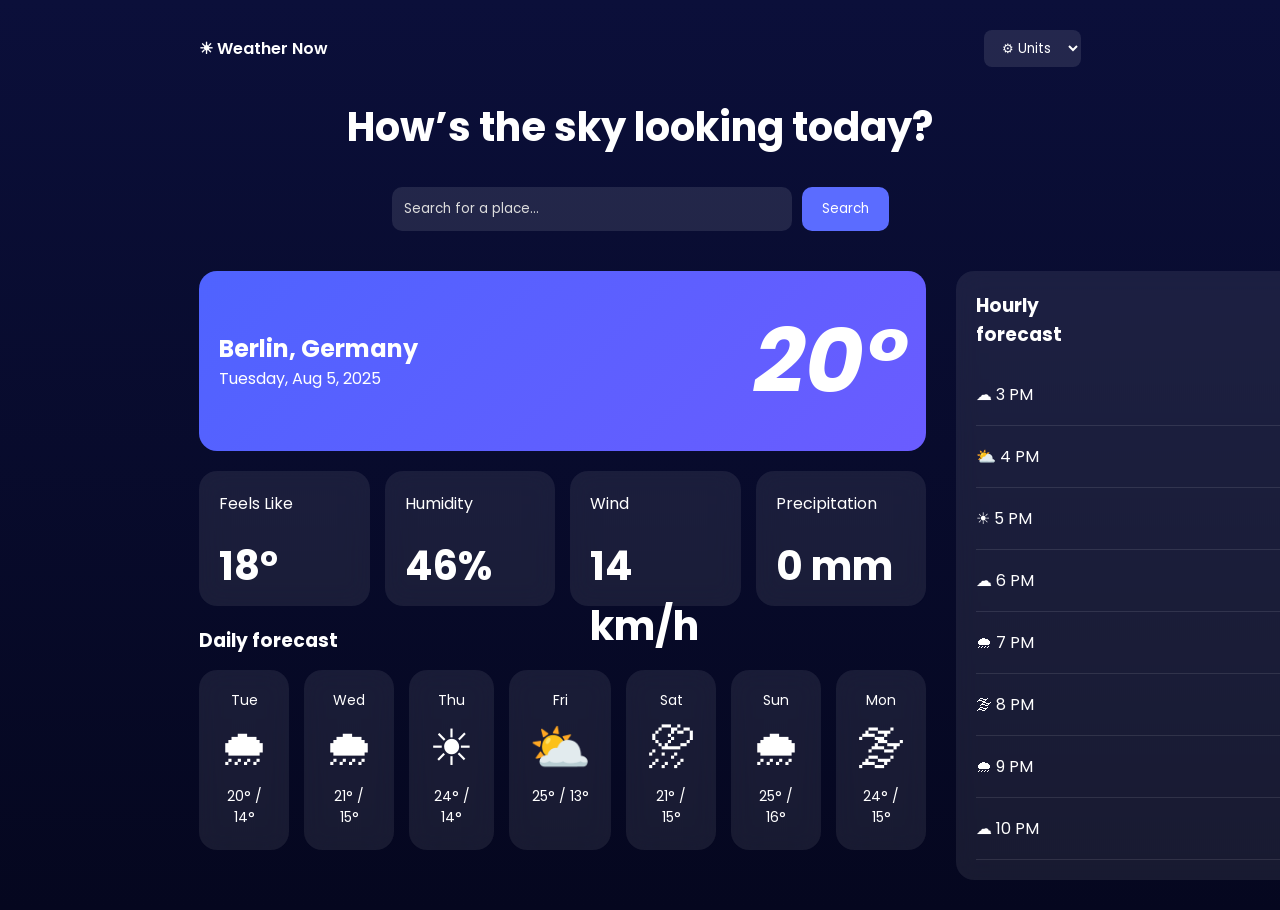
<file: src/index.html>
<!DOCTYPE html>
<html lang="en">
<head>
  <meta charset="UTF-8" />
  <title>Weather UI</title>
  <link rel="preconnect" href="https://fonts.googleapis.com">
  <link rel="preconnect" href="https://fonts.gstatic.com" crossorigin>
  <link href="https://fonts.googleapis.com/css2?family=Poppins:wght@300;400;600&display=swap" rel="stylesheet">
  <link rel="stylesheet" href="style.css" />
</head>
<body>
  <div class="container">
    <header class="header">
      <div class="logo">☀ Weather Now</div>
      <select class="unit-select">
            <option>⚙ Units</option>
      </select>
    </header>

    <h1 class="title">How’s the sky looking today?</h1>

    <div class="search-box">
      <input type="search" placeholder="Search for a place..." />
      <button>Search</button>
    </div>

    <div class="main-grid">

      <div class="left">

        <div class="card main-card">
          <div>
            <h2>Berlin, Germany</h2>
            <p>Tuesday, Aug 5, 2025</p>
          </div>
          <div class="temp">
            <i><h1>20°</h1></i>
          </div>
        </div>

        <div class="stats">
          <div class="card small-card">
            <p>Feels Like</p>
            <h2>18°</h2>
          </div>
          <div class="card small-card">
            <p>Humidity</p>
            <h2>46%</h2>
          </div>
          <div class="card small-card">
            <p>Wind</p>
            <h2>14 km/h</h2>
          </div>
          <div class="card small-card">
            <p>Precipitation</p>
            <h2>0 mm</h2>
          </div>
        </div>

        <h3>Daily forecast</h3>

        <div class="daily">
          <div class="card day">Tue<br><span class="icon">🌧</span><br>20° / 14°</div>
          <div class="card day">Wed<br><span class="icon">🌧</span><br>21° / 15°</div>
          <div class="card day">Thu<br><span class="icon">☀</span><br>24° / 14°</div>
          <div class="card day">Fri<br><span class="icon">⛅</span><br>25° / 13°</div>
          <div class="card day">Sat<br><span class="icon">⛈</span><br>21° / 15°</div>
          <div class="card day">Sun<br><span class="icon">🌧</span><br>25° / 16°</div>
          <div class="card day">Mon<br><span class="icon">🌫</span><br>24° / 15°</div>
        </div>

      </div>

      <div class="right card">
        <div class="right-card-top">
            <h3>Hourly forecast</h3>
            <select class="unit-select">
                <option>Tuesday</option>
            </select>
        </div>
        <div class="hour">☁ 3 PM <span>20°</span></div>
        <div class="hour">⛅ 4 PM <span>20°</span></div>
        <div class="hour">☀ 5 PM <span>20°</span></div>
        <div class="hour">☁ 6 PM <span>19°</span></div>
        <div class="hour">🌧 7 PM <span>18°</span></div>
        <div class="hour">🌫 8 PM <span>18°</span></div>
        <div class="hour">🌧 9 PM <span>17°</span></div>
        <div class="hour">☁ 10 PM <span>17°</span></div>
      </div>
    </div>
  </div>
</body>
</html>
</file>
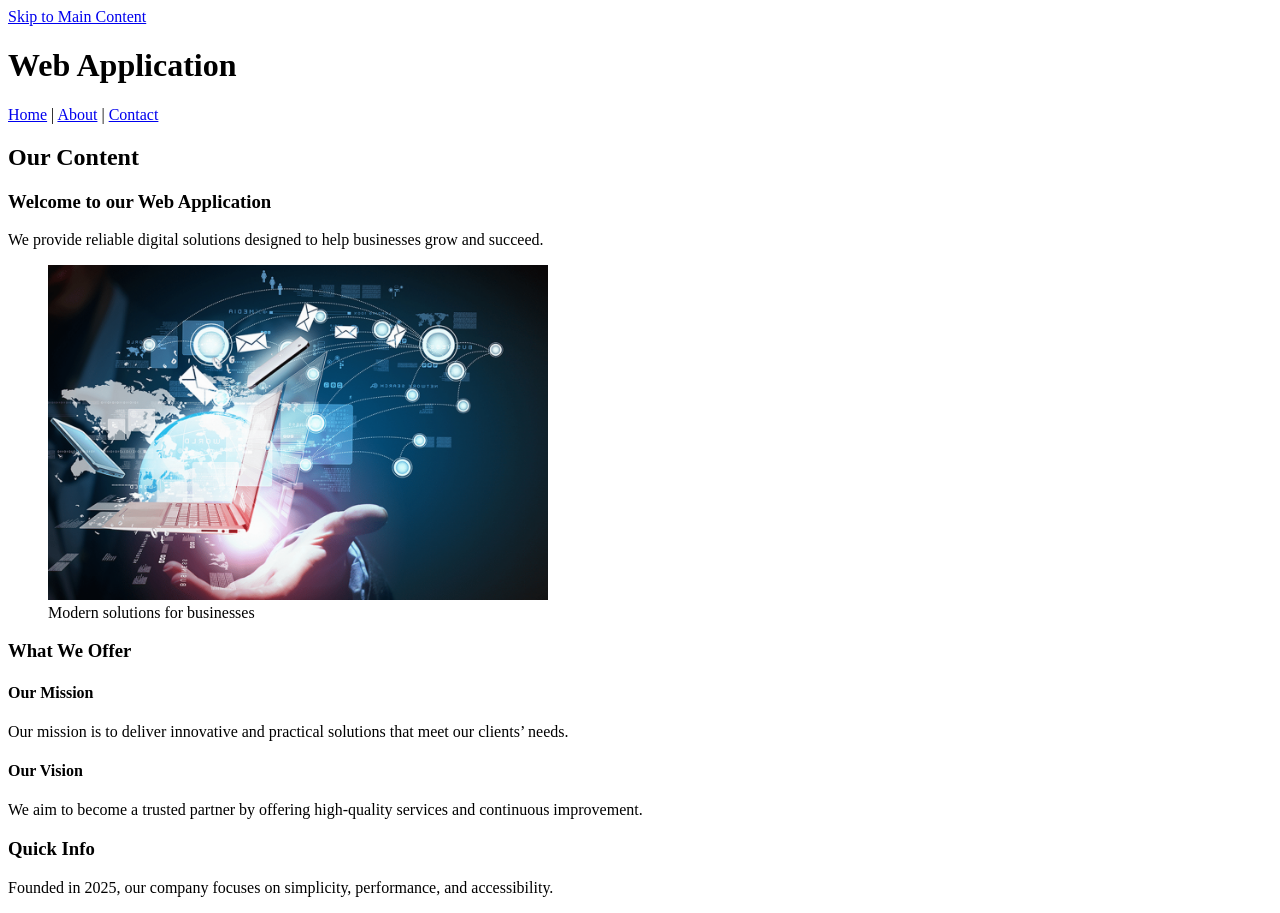
<file: Task 5/index.html>
<!DOCTYPE html>
<html lang="en">
<head>
    <meta charset="UTF-8">
    <meta name="viewport" content="width=device-width, initial-scale=1.0">
    <meta name="description" content="This is the Home page of our company website.">
    <meta property="og:title" content="Our Web Application for our Company">
    <meta property="og:description" content="Learn more about our company">
    <meta property="og:image" content="https://example.com/images/og-image.jpg">
    <meta property="og:url" content="https://example.com/index.html">
    <link rel="canonical" href="https://example.com/index.html">
    <title>Web Application</title>
</head>
<body>
    <a href="#main-content">Skip to Main Content</a>
    <header>
        <h1>Web Application</h1>
        <nav>
            <a href="./index.html">Home</a> |
            <a href="./about.html">About</a> |
            <a href="./contact.html">Contact</a>
        </nav>
    </header>
    <main id="main-content">
        <h2>Our Content</h2>
        <section>
            <h3>Welcome to our Web Application</h3>
            <p>We provide reliable digital solutions designed to help businesses grow and succeed.</p>
        
            <figure>
                <img src="./imgs/img.png" alt="illustration" width="500">
                <figcaption>Modern solutions for businesses</figcaption>
            </figure>

            <h3>What We Offer</h3>

            <article>
                <h4>Our Mission</h4>
                <p>
                    Our mission is to deliver innovative and practical solutions that meet our clients’ needs.
                </p>
            </article>

            <article>
                <h4>Our Vision</h4>
                <p>
                    We aim to become a trusted partner by offering high-quality services and continuous improvement.
                </p>
            </article>
        </section>
        <aside>
            <h3>Quick Info</h3>
            <p>
                Founded in 2025, our company focuses on simplicity, performance, and accessibility.
            </p>
        </aside>
    </main>
</body>
</html>
</file>
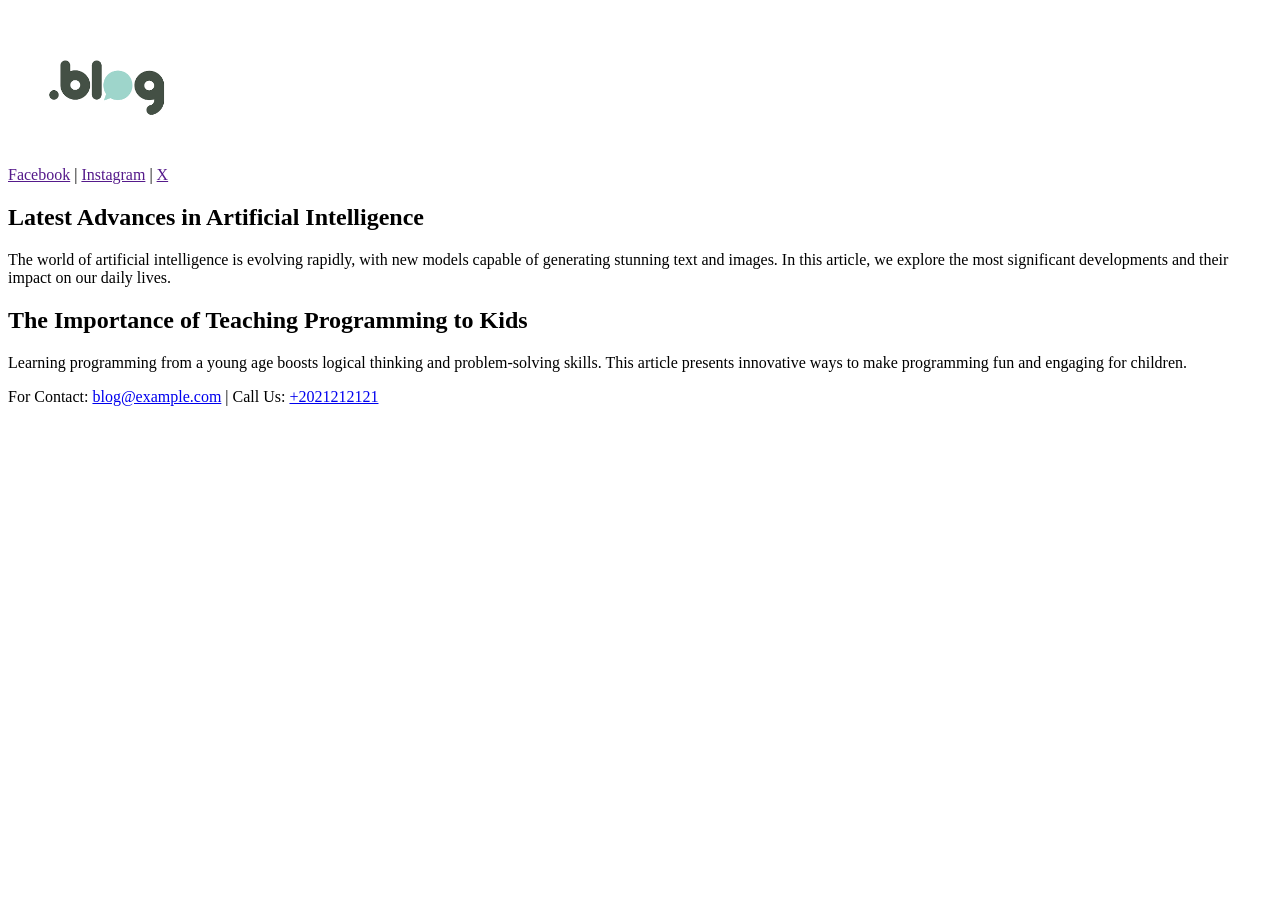
<file: Task 1/main.html>
<!DOCTYPE html>
<html lang="en">
<head>
    <meta charset="UTF-8">
    <meta name="viewport" content="width=device-width, initial-scale=1.0">
    <title>Blog Web Application</title>
</head>
<body>
    <header>
        <!--logo-->
        <!-- <h1>Blog Website</h1> -->
        <img src="./imgs/logo.png" alt="logo" width="200" >
        <nav>
          <a href="">Facebook</a> |
          <a href="">Instagram</a> | 
          <a href="">X</a> 
        </nav>
    </header>

    <main>
        <section>
            <article>
                <h2>Latest Advances in Artificial Intelligence</h2>
                <p>The world of artificial intelligence is evolving rapidly, with new models capable of generating stunning text and images. 
                In this article, we explore the most significant developments and their impact on our daily lives.</p>
            </article>
        </section>
        <section>
            <article>
                <h2>The Importance of Teaching Programming to Kids</h2>
                <p>Learning programming from a young age boosts logical thinking and problem-solving skills. 
                This article presents innovative ways to make programming fun and engaging for children.</p>
            </article>
        </section>
    </main>
    
    <footer>
        <p>For Contact: <a href="mailto:blog@example.com">blog@example.com</a> |  Call Us: <a href="tel:+2021212121">+2021212121</a></p>
    </footer>
</body>
</html>
</file>
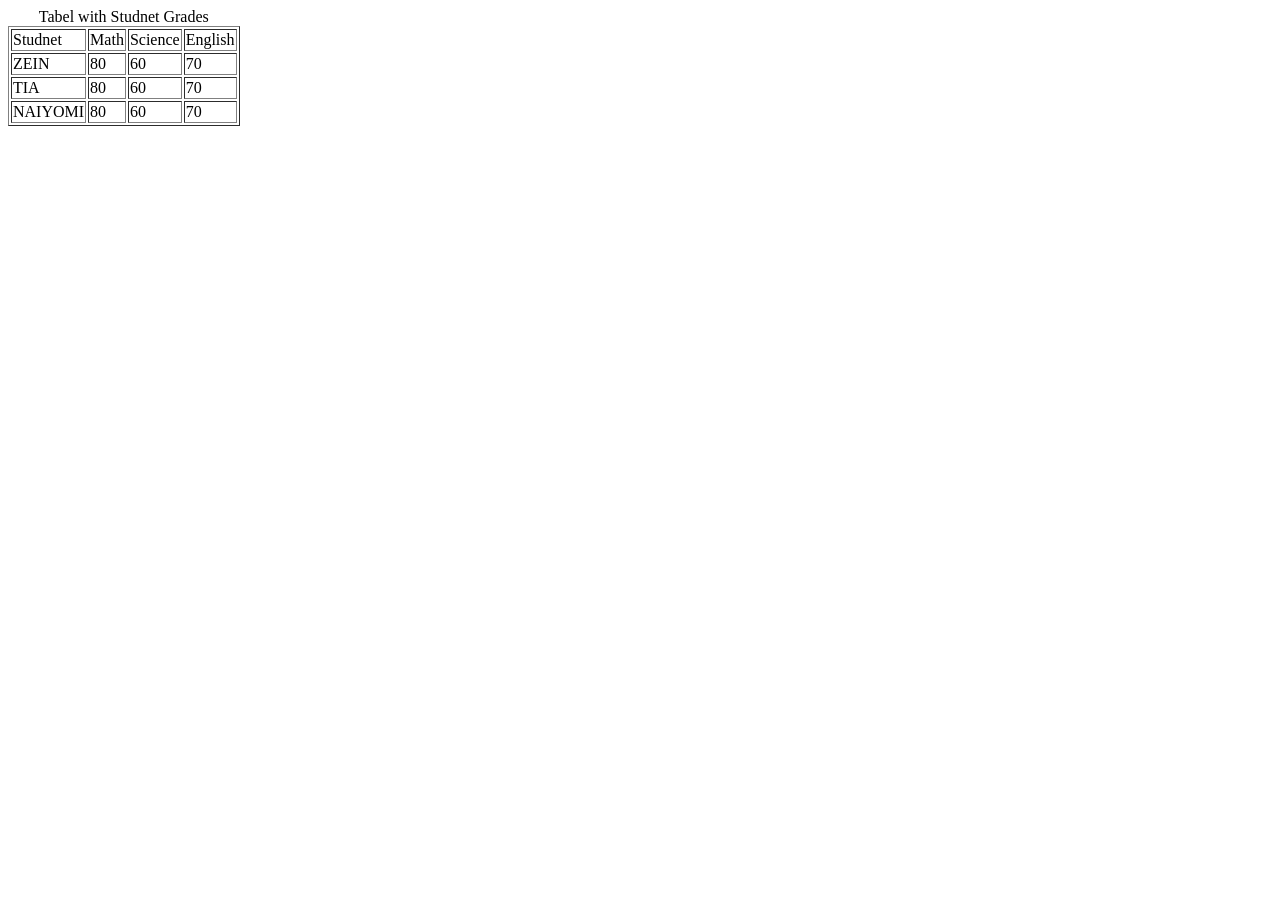
<file: Task 2/main.html>
<!DOCTYPE html>
<html lang="en">
<head>
    <meta charset="UTF-8">
    <meta name="viewport" content="width=device-width, initial-scale=1.0">
    <title>Studnet Grades</title>
</head>
<body>
    <table border="1">
        <caption>Tabel with Studnet Grades</caption>
       <thead>
        <tr>
            <td>Studnet</td>
            <td>Math</td>
            <td>Science</td>
            <td>English</td>
        </tr>
       </thead>
       <tbody>
        <tr>
            <td>ZEIN</td>
            <td>80</td>
            <td>60</td>
            <td>70</td>
        </tr>
        <tr>
            <td>TIA</td>
            <td>80</td>
            <td>60</td>
            <td>70</td>
        </tr>
        <tr>
            <td>NAIYOMI</td>
            <td>80</td>
            <td>60</td>
            <td>70</td>
        </tr>
       </tbody>
    </table>
</body>
</html>
</file>
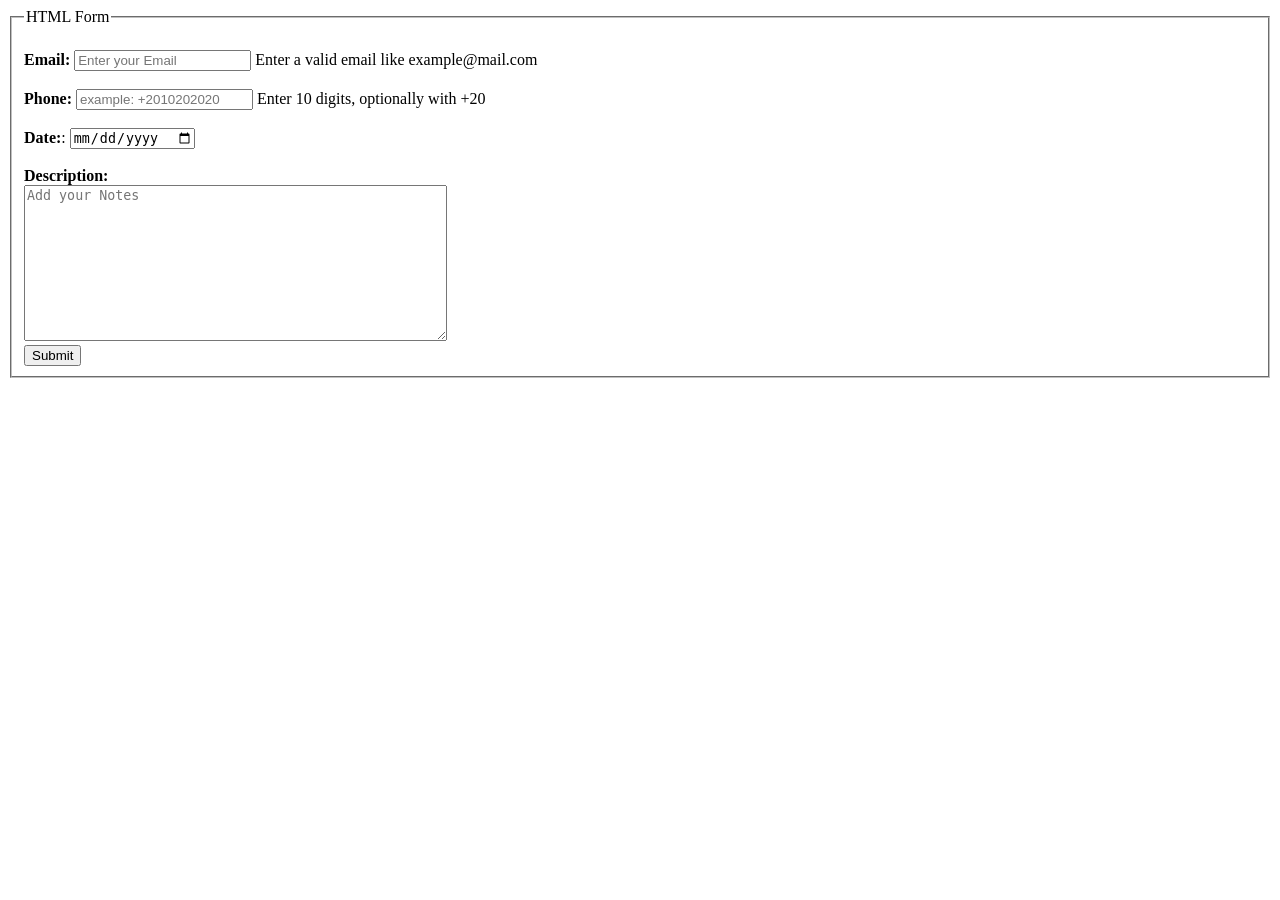
<file: Task 4/main.html>
<!DOCTYPE html>
<html lang="en">
<head>
    <meta charset="UTF-8">
    <meta name="viewport" content="width=device-width, initial-scale=1.0">
    <title>HTML Form</title>
</head>
<body>
    <form>
        <fieldset>
            <legend>HTML Form</legend>
            <br>
            <label for="email"><b>Email:</b></label>
            <input type="email" id="email" name="email" placeholder="Enter your Email" required pattern="[a-z0-9._%+-]+@[a-z0-9.-]+\.[a-z]{2,}$" aria-invalid="false" aria-describedby="emailhelp">
            <span id="emailhelp">Enter a valid email like example@mail.com</span><br><br>
            <label for="phone"><b>Phone:</b></label>
            <input type="phone" id="phone" name="phone" placeholder="example: +2010202020" required pattern="(\+20)?[0-9]{10}" aria-invalid="false" aria-describedby="phonehelp">
            <span id="phonehelp">Enter 10 digits, optionally with +20</span><br><br>
            <label for="date"><b>Date:</b>:</label>
            <input type="date" id="date" name="date" required><br><br>
            <label for="notes"><b>Description:</b></label><br>
            <textarea name="notes" id="notes" placeholder="Add your Notes" rows="10" cols="50"></textarea><br>
            <input type="submit">
        </fieldset>
    </form>
</body>
</html>
</file>
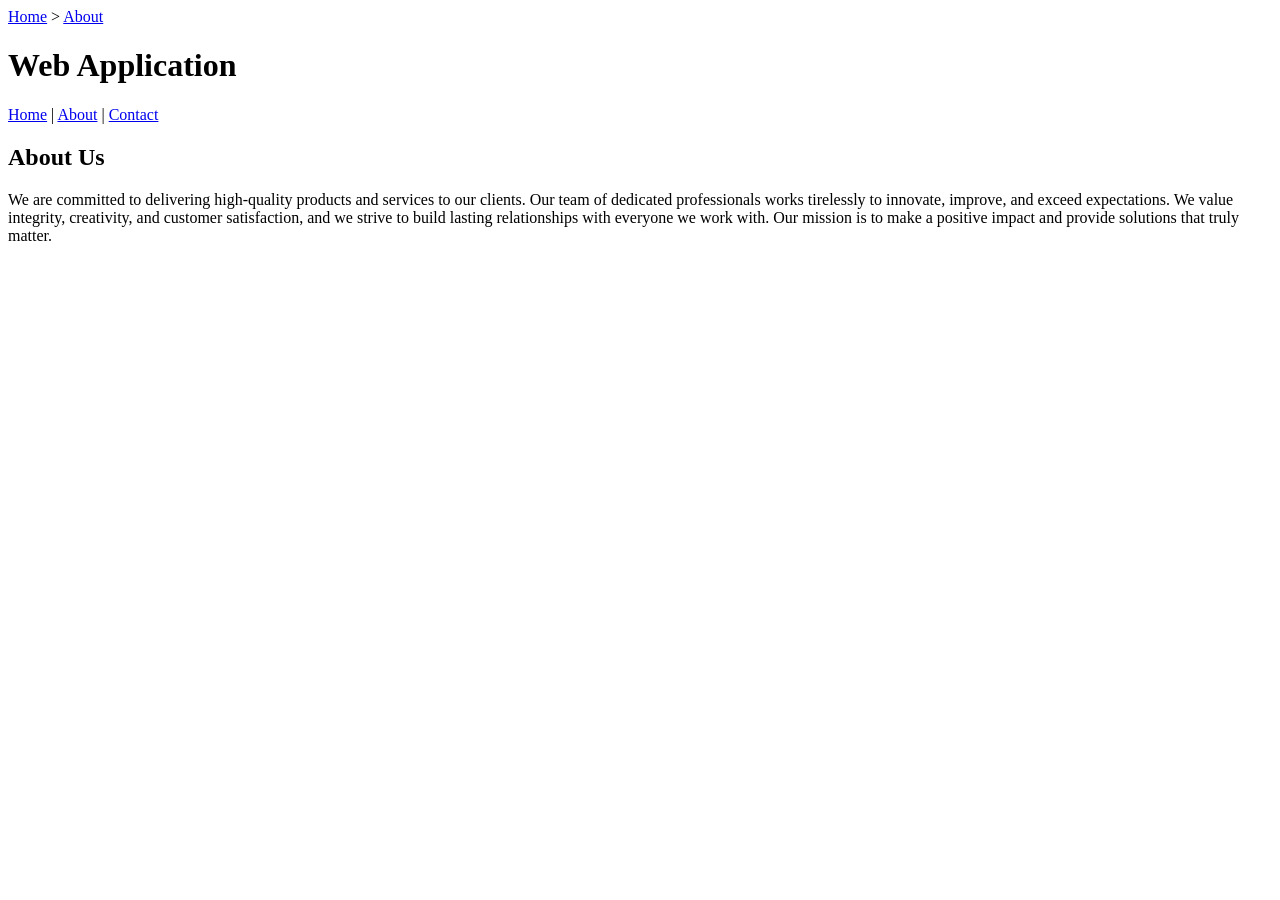
<file: Task 5/about.html>
<!DOCTYPE html>
<html lang="en">
<head>
    <meta charset="UTF-8">
    <meta name="viewport" content="width=device-width, initial-scale=1.0">
    <meta name="description" content="This is the About page of our company website.">
    <meta property="og:title" content="About Us - Web Application">
    <meta property="og:description" content="Read about the team and content">
    <meta property="og:image" content="https://example.com/images/og-image.jpg">
    <meta property="og:url" content="https://example.com/about.html">
    <link rel="canonical" href="https://example.com/about.html">
    <title>About Page</title>
</head>
<body>
    <nav aria-label="breadcrumb">
        <a href="./index.html">Home</a> >
        <a href="./about.html">About</a>
    </nav>
    <header>
        <h1>Web Application</h1>
        <nav>
            <a href="./index.html">Home</a> |
            <a href="./about.html">About</a> |
            <a href="./contact.html">Contact</a>
        </nav>
    </header>
    <main>
        <article>
            <h2>About Us</h2>
            <p>We are committed to delivering high-quality products and services to our clients. Our team of dedicated professionals works tirelessly to innovate, improve, and exceed expectations. We value integrity, creativity, and customer satisfaction, and we strive to build lasting relationships with everyone we work with. Our mission is to make a positive impact and provide solutions that truly matter.</p>
        </article>
    </main>
</body>
</html>
</file>
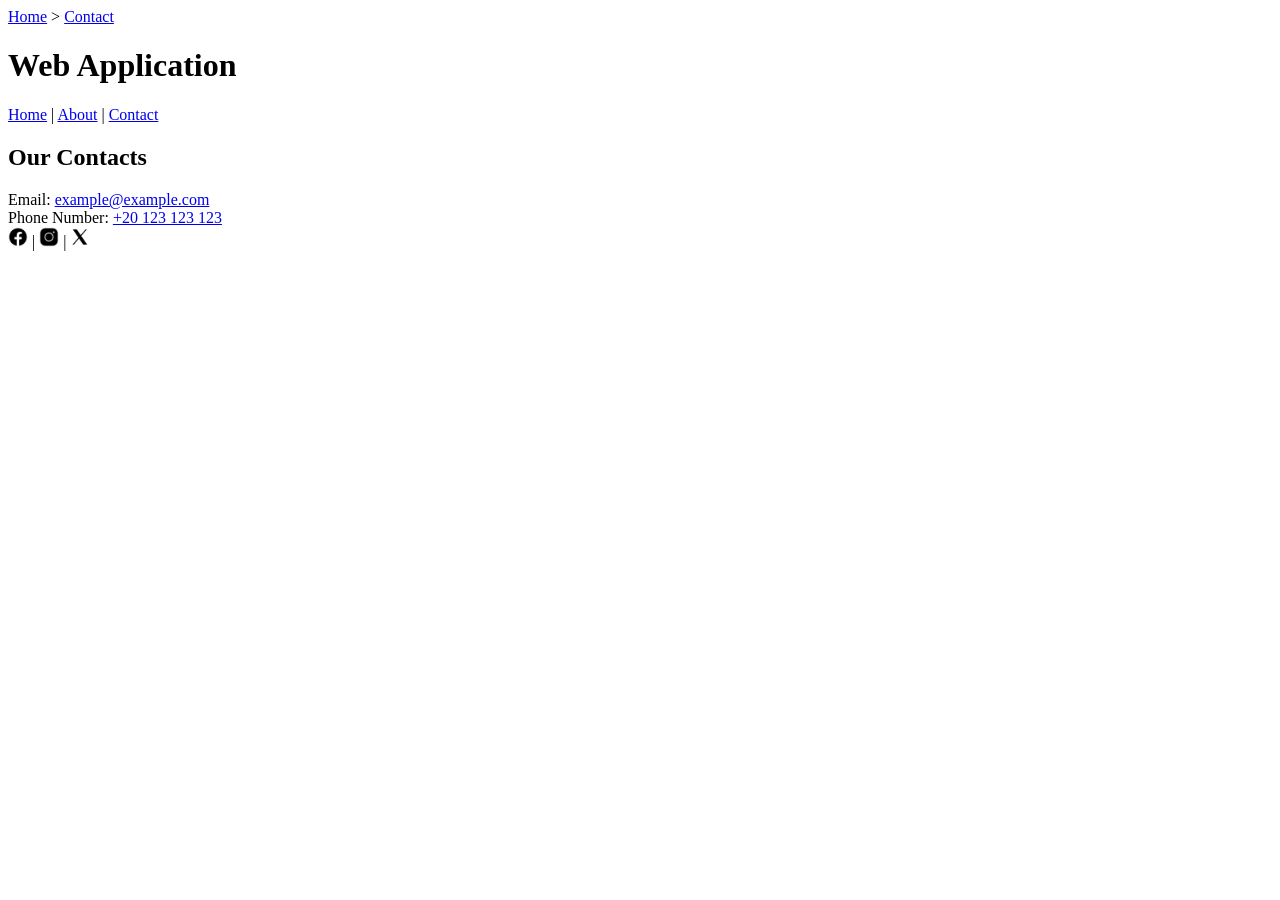
<file: Task 5/contact.html>
<!DOCTYPE html>
<html lang="en">
<head>
    <meta charset="UTF-8">
    <meta name="viewport" content="width=device-width, initial-scale=1.0">
    <meta name="description" content="This is the Contact page of our company website.">
    <meta property="og:title" content="Contact Us – Web Application">
    <meta property="og:description" content="Contact our team via email or phone for any inquiries.">
    <meta property="og:image" content="https://example.com/images/og-image.jpg">
    <meta property="og:url" content="https://example.com/contact.html">
    <link rel="canonical" href="https://example.com/contact.html">
    <title>Contact Page</title>
</head>
<body>
    <nav aria-label="breadcrumb">
        <a href="./index.html">Home</a> >
        <a href="./contact.html">Contact</a>
    </nav>
      <header>
        <h1>Web Application</h1>
        <nav>
            <a href="./index.html">Home</a> |
            <a href="./about.html">About</a> |
            <a href="./contact.html">Contact</a>
        </nav>
    </header>
    <main>
        <footer>
            <h2>Our Contacts</h2>
            Email: <a href="mailto:example@example.com">example@example.com</a><br>
            Phone Number: <a href="tel:+20 123 123 123">+20 123 123 123</a><br>
            <a href="https://facebook.com"><img src="./imgs/facebook.png" width="20"></a> |
            <a href="https://instagram.com"><img src="./imgs/instagram.png" width="20"></a> |
            <a href="https://x.com"><img src="./imgs/x.png" width="20"></a>
        </footer>
    </main>
</body>
</html>
</file>
<file: src/style.css>
* {
  margin: 0;
  padding: 0;
  box-sizing: border-box;
  font-family: 'Poppins', sans-serif;
}

body {
  min-height: 100vh;
  background: linear-gradient(180deg, #0b0f3a, #05071f);
  color: #fff;
  margin: 0px 150px;
}

.container {
  width: 90%;
  margin: auto;
  padding: 30px 0;
}

.header {
  display: flex;
  justify-content: space-between;
  align-items: center;
}

.logo {
  font-weight: 600;
}

.unit-select {
  background: rgba(255,255,255,0.1);
  border: none;
  color: #fff;
  padding: 8px 14px;
  border-radius: 8px;
  cursor: pointer;
}

.title {
  text-align: center;
  font-size: 40px;
  margin: 30px 0;
}

.search-box {
  display: flex;
  justify-content: center;
  gap: 10px;
  margin-bottom: 40px;
}

.search-box input {
  display: relative;
  width: 400px;
  padding: 12px;
  border-radius: 10px;
  border: none;
  background: rgba(255,255,255,0.1);
  color: white;
}

.search-box input::placeholder {
  color: #ddd;
}

.search-box button {
  padding: 12px 20px;
  border-radius: 10px;
  border: none;
  background: #5b6cff;
  color: white;
  cursor: pointer;
}

.main-grid {
  display: grid;
  grid-template-columns: 2fr 1fr;
  gap: 30px;
}

.card {
  background: rgba(255,255,255,0.08);
  backdrop-filter: blur(12px);
  border-radius: 18px;
  padding: 20px;
}

.main-card {
  display: flex;
  justify-content: space-between;
  align-items: center;
  background: linear-gradient(135deg, #4f63ff, #6a5cff);
  height: 20vh;
}

.temp {
  display: flex;
  align-items: center;
  gap: 10px;
}

.temp h1 {
  font-size: 90px;
}

.stats {
  display: grid;
  grid-template-columns: repeat(4, 1fr);
  gap: 15px;
  margin-top: 20px;
  margin-bottom: 20px;
}

.small-card h2 {
  margin-top: 20px;
  font-size: 40px;
}

.small-card {
    height: 15vh;
}

.daily {
  display: grid;
  grid-template-columns: repeat(7, 1fr);
  gap: 15px;
  margin-top: 15px;
}


.day {
  text-align: center;
  font-size: 14px;
  height: 20vh;
}

.icon {
    font-size: 50px;
}

.right h3 {
  margin-bottom: 15px;
}

.right-card-top {
    display: flex;
    gap: 270px;
}

.right-card-top select {
    height: 30px;
}

.hour {
  display: flex;
  justify-content: space-between;
  padding: 18px 0;
  border-bottom: 1px solid rgba(255,255,255,0.1);
}
</file>
